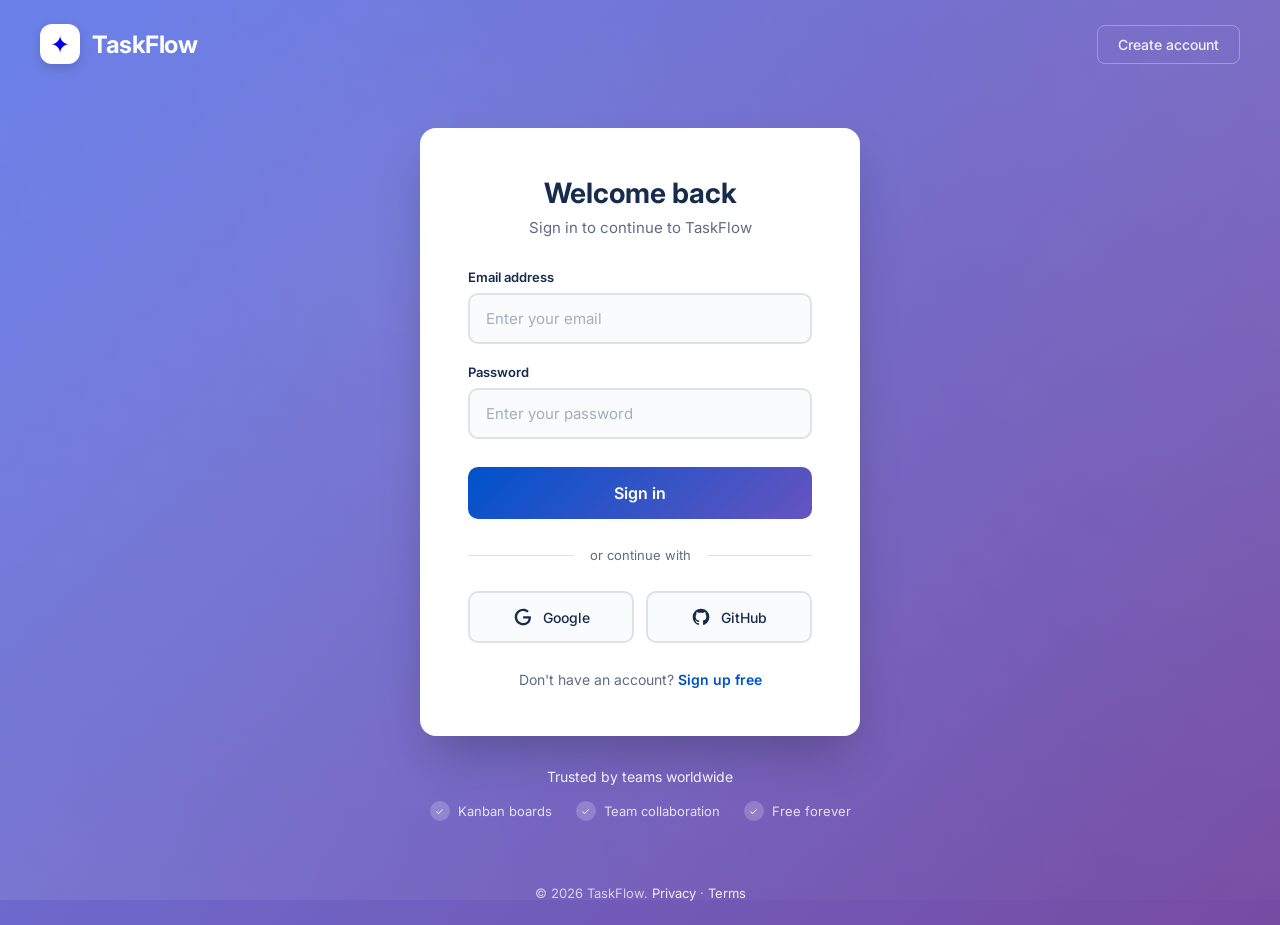
<file: static/login.html>
<!DOCTYPE html>
<html lang="en">
<head>
    <meta charset="UTF-8">
    <meta name="viewport" content="width=device-width, initial-scale=1.0">
    <title>Sign In - TaskFlow</title>
    <link rel="icon" href="data:image/svg+xml,<svg xmlns='http://www.w3.org/2000/svg' viewBox='0 0 100 100'><text y='.9em' font-size='90'>✦</text></svg>">
    <link rel="preconnect" href="https://fonts.googleapis.com">
    <link rel="preconnect" href="https://fonts.gstatic.com" crossorigin>
    <link href="https://fonts.googleapis.com/css2?family=Inter:wght@400;500;600;700&display=swap" rel="stylesheet">
    <style>
        :root {
            --primary: #0052CC;
            --primary-hover: #0747A6;
            --accent: #6554C0;
            --success: #36B37E;
            --error: #DE350B;
            --bg-light: #FAFBFC;
            --bg-card: #FFFFFF;
            --text-primary: #172B4D;
            --text-secondary: #5E6C84;
            --border: #DFE1E6;
            --gradient-start: #0052CC;
            --gradient-end: #6554C0;
        }

        * {
            margin: 0;
            padding: 0;
            box-sizing: border-box;
        }

        body {
            font-family: 'Inter', -apple-system, BlinkMacSystemFont, sans-serif;
            background: linear-gradient(135deg, #667eea 0%, #764ba2 100%);
            min-height: 100vh;
            display: flex;
            flex-direction: column;
        }

        /* Animated background */
        .bg-animation {
            position: fixed;
            top: 0;
            left: 0;
            width: 100%;
            height: 100%;
            overflow: hidden;
            z-index: -1;
        }

        .bg-animation::before {
            content: '';
            position: absolute;
            top: -50%;
            left: -50%;
            width: 200%;
            height: 200%;
            background: 
                radial-gradient(circle at 20% 80%, rgba(255,255,255,0.1) 0%, transparent 50%),
                radial-gradient(circle at 80% 20%, rgba(255,255,255,0.1) 0%, transparent 50%),
                radial-gradient(circle at 40% 40%, rgba(255,255,255,0.05) 0%, transparent 30%);
            animation: float 20s ease-in-out infinite;
        }

        @keyframes float {
            0%, 100% { transform: translate(0, 0) rotate(0deg); }
            25% { transform: translate(2%, 2%) rotate(1deg); }
            50% { transform: translate(0, 4%) rotate(0deg); }
            75% { transform: translate(-2%, 2%) rotate(-1deg); }
        }

        /* Header */
        .header {
            padding: 24px 40px;
            display: flex;
            justify-content: space-between;
            align-items: center;
        }

        .logo {
            display: flex;
            align-items: center;
            gap: 12px;
            text-decoration: none;
        }

        .logo-icon {
            width: 40px;
            height: 40px;
            background: white;
            border-radius: 12px;
            display: flex;
            align-items: center;
            justify-content: center;
            font-size: 24px;
            box-shadow: 0 4px 12px rgba(0,0,0,0.15);
        }

        .logo-text {
            font-size: 24px;
            font-weight: 700;
            color: white;
            letter-spacing: -0.5px;
        }

        .header-link {
            color: rgba(255,255,255,0.9);
            text-decoration: none;
            font-size: 14px;
            font-weight: 500;
            padding: 10px 20px;
            border-radius: 8px;
            border: 1px solid rgba(255,255,255,0.3);
            transition: all 0.2s;
        }

        .header-link:hover {
            background: rgba(255,255,255,0.1);
            border-color: rgba(255,255,255,0.5);
        }

        /* Main content */
        .main {
            flex: 1;
            display: flex;
            align-items: center;
            justify-content: center;
            padding: 40px 20px;
        }

        .auth-container {
            width: 100%;
            max-width: 440px;
        }

        .auth-card {
            background: white;
            border-radius: 16px;
            padding: 48px;
            box-shadow: 0 25px 50px -12px rgba(0,0,0,0.25);
        }

        .auth-header {
            text-align: center;
            margin-bottom: 32px;
        }

        .auth-title {
            font-size: 28px;
            font-weight: 700;
            color: var(--text-primary);
            margin-bottom: 8px;
        }

        .auth-subtitle {
            color: var(--text-secondary);
            font-size: 15px;
        }

        .form-group {
            margin-bottom: 20px;
        }

        .form-label {
            display: block;
            font-size: 13px;
            font-weight: 600;
            color: var(--text-primary);
            margin-bottom: 8px;
        }

        .form-input {
            width: 100%;
            padding: 14px 16px;
            font-size: 15px;
            border: 2px solid var(--border);
            border-radius: 10px;
            transition: all 0.2s;
            font-family: inherit;
            background: var(--bg-light);
        }

        .form-input:focus {
            outline: none;
            border-color: var(--primary);
            background: white;
            box-shadow: 0 0 0 4px rgba(0,82,204,0.1);
        }

        .form-input::placeholder {
            color: #A5ADBA;
        }

        .form-error {
            color: var(--error);
            font-size: 13px;
            margin-top: 6px;
            display: none;
        }

        .form-error.visible {
            display: block;
        }

        .btn-primary {
            width: 100%;
            padding: 16px;
            font-size: 16px;
            font-weight: 600;
            color: white;
            background: linear-gradient(135deg, var(--gradient-start), var(--gradient-end));
            border: none;
            border-radius: 10px;
            cursor: pointer;
            transition: all 0.2s;
            font-family: inherit;
            margin-top: 8px;
        }

        .btn-primary:hover {
            transform: translateY(-2px);
            box-shadow: 0 8px 25px rgba(0,82,204,0.4);
        }

        .btn-primary:active {
            transform: translateY(0);
        }

        .btn-primary:disabled {
            opacity: 0.7;
            cursor: not-allowed;
            transform: none;
        }

        .divider {
            display: flex;
            align-items: center;
            margin: 28px 0;
            color: var(--text-secondary);
            font-size: 13px;
        }

        .divider::before,
        .divider::after {
            content: '';
            flex: 1;
            height: 1px;
            background: var(--border);
        }

        .divider span {
            padding: 0 16px;
        }

        .social-buttons {
            display: grid;
            grid-template-columns: repeat(2, 1fr);
            gap: 12px;
        }

        .btn-social {
            display: flex;
            align-items: center;
            justify-content: center;
            gap: 10px;
            padding: 14px;
            font-size: 14px;
            font-weight: 500;
            color: var(--text-primary);
            background: var(--bg-light);
            border: 2px solid var(--border);
            border-radius: 10px;
            cursor: pointer;
            transition: all 0.2s;
            font-family: inherit;
        }

        .btn-social:hover {
            background: white;
            border-color: var(--primary);
            color: var(--primary);
        }

        .btn-social svg {
            width: 20px;
            height: 20px;
        }

        .auth-footer {
            text-align: center;
            margin-top: 28px;
            color: var(--text-secondary);
            font-size: 14px;
        }

        .auth-footer a {
            color: var(--primary);
            font-weight: 600;
            text-decoration: none;
        }

        .auth-footer a:hover {
            text-decoration: underline;
        }

        /* Toast */
        .toast {
            position: fixed;
            bottom: 24px;
            right: 24px;
            padding: 16px 24px;
            background: var(--text-primary);
            color: white;
            border-radius: 10px;
            font-size: 14px;
            font-weight: 500;
            box-shadow: 0 10px 40px rgba(0,0,0,0.2);
            transform: translateY(100px);
            opacity: 0;
            transition: all 0.3s;
            z-index: 1000;
        }

        .toast.visible {
            transform: translateY(0);
            opacity: 1;
        }

        .toast.error {
            background: var(--error);
        }

        .toast.success {
            background: var(--success);
        }

        /* Features */
        .features {
            margin-top: 32px;
            text-align: center;
        }

        .features-title {
            color: rgba(255,255,255,0.9);
            font-size: 14px;
            margin-bottom: 16px;
        }

        .features-list {
            display: flex;
            justify-content: center;
            gap: 24px;
            flex-wrap: wrap;
        }

        .feature-item {
            display: flex;
            align-items: center;
            gap: 8px;
            color: rgba(255,255,255,0.8);
            font-size: 13px;
        }

        .feature-icon {
            width: 20px;
            height: 20px;
            background: rgba(255,255,255,0.2);
            border-radius: 50%;
            display: flex;
            align-items: center;
            justify-content: center;
            font-size: 10px;
        }

        /* Footer */
        .footer {
            padding: 24px 40px;
            text-align: center;
            color: rgba(255,255,255,0.7);
            font-size: 13px;
        }

        .footer a {
            color: rgba(255,255,255,0.9);
            text-decoration: none;
        }

        @media (max-width: 480px) {
            .header {
                padding: 16px 20px;
            }

            .auth-card {
                padding: 32px 24px;
            }

            .social-buttons {
                grid-template-columns: 1fr;
            }
        }
    </style>
</head>
<body>
    <div class="bg-animation"></div>

    <header class="header">
        <a href="/" class="logo">
            <div class="logo-icon">✦</div>
            <span class="logo-text">TaskFlow</span>
        </a>
        <a href="/register" class="header-link">Create account</a>
    </header>

    <main class="main">
        <div class="auth-container">
            <div class="auth-card">
                <div class="auth-header">
                    <h1 class="auth-title">Welcome back</h1>
                    <p class="auth-subtitle">Sign in to continue to TaskFlow</p>
                </div>

                <form id="loginForm">
                    <div class="form-group">
                        <label class="form-label" for="email">Email address</label>
                        <input type="email" id="email" class="form-input" placeholder="Enter your email" required autocomplete="email">
                        <p class="form-error" id="emailError"></p>
                    </div>

                    <div class="form-group">
                        <label class="form-label" for="password">Password</label>
                        <input type="password" id="password" class="form-input" placeholder="Enter your password" required autocomplete="current-password">
                        <p class="form-error" id="passwordError"></p>
                    </div>

                    <button type="submit" class="btn-primary" id="submitBtn">Sign in</button>
                </form>

                <div class="divider"><span>or continue with</span></div>

                <div class="social-buttons">
                    <button class="btn-social" onclick="showToast('Google login coming soon', 'info')">
                        <svg viewBox="0 0 24 24"><path fill="currentColor" d="M21.35,11.1H12.18V13.83H18.69C18.36,17.64 15.19,19.27 12.19,19.27C8.36,19.27 5,16.25 5,12C5,7.9 8.2,4.73 12.2,4.73C15.29,4.73 17.1,6.7 17.1,6.7L19,4.72C19,4.72 16.56,2 12.1,2C6.42,2 2.03,6.8 2.03,12C2.03,17.05 6.16,22 12.25,22C17.6,22 21.5,18.33 21.5,12.91C21.5,11.76 21.35,11.1 21.35,11.1Z"/></svg>
                        Google
                    </button>
                    <button class="btn-social" onclick="showToast('GitHub login coming soon', 'info')">
                        <svg viewBox="0 0 24 24"><path fill="currentColor" d="M12,2A10,10 0 0,0 2,12C2,16.42 4.87,20.17 8.84,21.5C9.34,21.58 9.5,21.27 9.5,21C9.5,20.77 9.5,20.14 9.5,19.31C6.73,19.91 6.14,17.97 6.14,17.97C5.68,16.81 5.03,16.5 5.03,16.5C4.12,15.88 5.1,15.9 5.1,15.9C6.1,15.97 6.63,16.93 6.63,16.93C7.5,18.45 8.97,18 9.54,17.76C9.63,17.11 9.89,16.67 10.17,16.42C7.95,16.17 5.62,15.31 5.62,11.5C5.62,10.39 6,9.5 6.65,8.79C6.55,8.54 6.2,7.5 6.75,6.15C6.75,6.15 7.59,5.88 9.5,7.17C10.29,6.95 11.15,6.84 12,6.84C12.85,6.84 13.71,6.95 14.5,7.17C16.41,5.88 17.25,6.15 17.25,6.15C17.8,7.5 17.45,8.54 17.35,8.79C18,9.5 18.38,10.39 18.38,11.5C18.38,15.32 16.04,16.16 13.81,16.41C14.17,16.72 14.5,17.33 14.5,18.26C14.5,19.6 14.5,20.68 14.5,21C14.5,21.27 14.66,21.59 15.17,21.5C19.14,20.16 22,16.42 22,12A10,10 0 0,0 12,2Z"/></svg>
                        GitHub
                    </button>
                </div>

                <p class="auth-footer">
                    Don't have an account? <a href="/register">Sign up free</a>
                </p>
            </div>

            <div class="features">
                <p class="features-title">Trusted by teams worldwide</p>
                <div class="features-list">
                    <div class="feature-item">
                        <div class="feature-icon">✓</div>
                        Kanban boards
                    </div>
                    <div class="feature-item">
                        <div class="feature-icon">✓</div>
                        Team collaboration
                    </div>
                    <div class="feature-item">
                        <div class="feature-icon">✓</div>
                        Free forever
                    </div>
                </div>
            </div>
        </div>
    </main>

    <footer class="footer">
        © 2026 TaskFlow. <a href="#">Privacy</a> · <a href="#">Terms</a>
    </footer>

    <div class="toast" id="toast"></div>

    <script>
        const form = document.getElementById('loginForm');
        const submitBtn = document.getElementById('submitBtn');
        const toast = document.getElementById('toast');

        function showToast(message, type = 'info') {
            toast.textContent = message;
            toast.className = `toast visible ${type}`;
            setTimeout(() => {
                toast.classList.remove('visible');
            }, 4000);
        }

        form.addEventListener('submit', async (e) => {
            e.preventDefault();
            submitBtn.disabled = true;
            submitBtn.textContent = 'Signing in...';

            const email = document.getElementById('email').value;
            const password = document.getElementById('password').value;

            try {
                const response = await fetch('/api/auth/login', {
                    method: 'POST',
                    headers: { 'Content-Type': 'application/json' },
                    body: JSON.stringify({ email, password })
                });

                const data = await response.json();

                if (response.ok) {
                    showToast('Welcome back! Redirecting...', 'success');
                    setTimeout(() => {
                        window.location.href = '/';
                    }, 1000);
                } else {
                    showToast(data.detail || 'Login failed', 'error');
                }
            } catch (error) {
                showToast('Connection error', 'error');
            } finally {
                submitBtn.disabled = false;
                submitBtn.textContent = 'Sign in';
            }
        });
    </script>
</body>
</html>
</file>
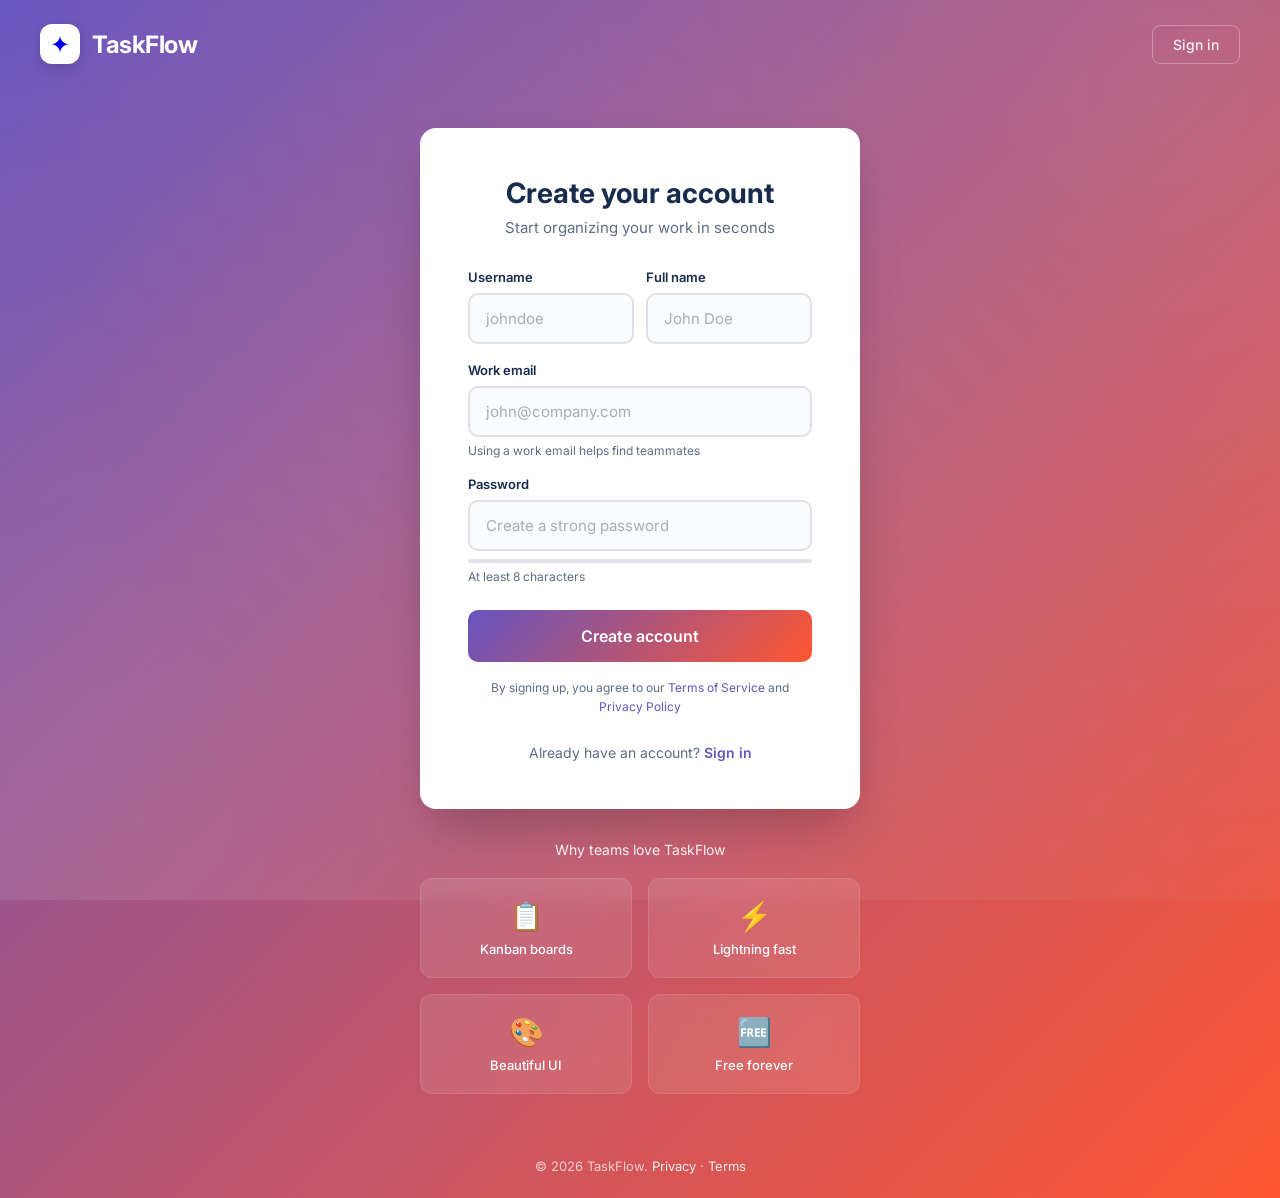
<file: static/register.html>
<!DOCTYPE html>
<html lang="en">
<head>
    <meta charset="UTF-8">
    <meta name="viewport" content="width=device-width, initial-scale=1.0">
    <title>Create Account - TaskFlow</title>
    <link rel="icon" href="data:image/svg+xml,<svg xmlns='http://www.w3.org/2000/svg' viewBox='0 0 100 100'><text y='.9em' font-size='90'>✦</text></svg>">
    <link rel="preconnect" href="https://fonts.googleapis.com">
    <link rel="preconnect" href="https://fonts.gstatic.com" crossorigin>
    <link href="https://fonts.googleapis.com/css2?family=Inter:wght@400;500;600;700&display=swap" rel="stylesheet">
    <style>
        :root {
            --primary: #0052CC;
            --primary-hover: #0747A6;
            --accent: #6554C0;
            --success: #36B37E;
            --error: #DE350B;
            --bg-light: #FAFBFC;
            --bg-card: #FFFFFF;
            --text-primary: #172B4D;
            --text-secondary: #5E6C84;
            --border: #DFE1E6;
            --gradient-start: #6554C0;
            --gradient-end: #FF5630;
        }

        * {
            margin: 0;
            padding: 0;
            box-sizing: border-box;
        }

        body {
            font-family: 'Inter', -apple-system, BlinkMacSystemFont, sans-serif;
            background: linear-gradient(135deg, #6554C0 0%, #FF5630 100%);
            min-height: 100vh;
            display: flex;
            flex-direction: column;
        }

        /* Animated background */
        .bg-animation {
            position: fixed;
            top: 0;
            left: 0;
            width: 100%;
            height: 100%;
            overflow: hidden;
            z-index: -1;
        }

        .bg-animation::before {
            content: '';
            position: absolute;
            top: -50%;
            left: -50%;
            width: 200%;
            height: 200%;
            background: 
                radial-gradient(circle at 30% 70%, rgba(255,255,255,0.1) 0%, transparent 50%),
                radial-gradient(circle at 70% 30%, rgba(255,255,255,0.1) 0%, transparent 50%);
            animation: float 15s ease-in-out infinite;
        }

        @keyframes float {
            0%, 100% { transform: translate(0, 0) rotate(0deg); }
            33% { transform: translate(2%, -2%) rotate(1deg); }
            66% { transform: translate(-1%, 3%) rotate(-1deg); }
        }

        /* Header */
        .header {
            padding: 24px 40px;
            display: flex;
            justify-content: space-between;
            align-items: center;
        }

        .logo {
            display: flex;
            align-items: center;
            gap: 12px;
            text-decoration: none;
        }

        .logo-icon {
            width: 40px;
            height: 40px;
            background: white;
            border-radius: 12px;
            display: flex;
            align-items: center;
            justify-content: center;
            font-size: 24px;
            box-shadow: 0 4px 12px rgba(0,0,0,0.15);
        }

        .logo-text {
            font-size: 24px;
            font-weight: 700;
            color: white;
            letter-spacing: -0.5px;
        }

        .header-link {
            color: rgba(255,255,255,0.9);
            text-decoration: none;
            font-size: 14px;
            font-weight: 500;
            padding: 10px 20px;
            border-radius: 8px;
            border: 1px solid rgba(255,255,255,0.3);
            transition: all 0.2s;
        }

        .header-link:hover {
            background: rgba(255,255,255,0.1);
            border-color: rgba(255,255,255,0.5);
        }

        /* Main content */
        .main {
            flex: 1;
            display: flex;
            align-items: center;
            justify-content: center;
            padding: 40px 20px;
        }

        .auth-container {
            width: 100%;
            max-width: 440px;
        }

        .auth-card {
            background: white;
            border-radius: 16px;
            padding: 48px;
            box-shadow: 0 25px 50px -12px rgba(0,0,0,0.25);
        }

        .auth-header {
            text-align: center;
            margin-bottom: 32px;
        }

        .auth-title {
            font-size: 28px;
            font-weight: 700;
            color: var(--text-primary);
            margin-bottom: 8px;
        }

        .auth-subtitle {
            color: var(--text-secondary);
            font-size: 15px;
        }

        .form-row {
            display: grid;
            grid-template-columns: 1fr 1fr;
            gap: 12px;
        }

        .form-group {
            margin-bottom: 18px;
        }

        .form-label {
            display: block;
            font-size: 13px;
            font-weight: 600;
            color: var(--text-primary);
            margin-bottom: 8px;
        }

        .form-input {
            width: 100%;
            padding: 14px 16px;
            font-size: 15px;
            border: 2px solid var(--border);
            border-radius: 10px;
            transition: all 0.2s;
            font-family: inherit;
            background: var(--bg-light);
        }

        .form-input:focus {
            outline: none;
            border-color: var(--accent);
            background: white;
            box-shadow: 0 0 0 4px rgba(101,84,192,0.1);
        }

        .form-input::placeholder {
            color: #A5ADBA;
        }

        .form-hint {
            font-size: 12px;
            color: var(--text-secondary);
            margin-top: 6px;
        }

        .form-error {
            color: var(--error);
            font-size: 13px;
            margin-top: 6px;
            display: none;
        }

        .form-error.visible {
            display: block;
        }

        .password-strength {
            height: 4px;
            background: var(--border);
            border-radius: 2px;
            margin-top: 8px;
            overflow: hidden;
        }

        .password-strength-bar {
            height: 100%;
            width: 0;
            border-radius: 2px;
            transition: all 0.3s;
        }

        .password-strength-bar.weak { width: 33%; background: var(--error); }
        .password-strength-bar.medium { width: 66%; background: #FFAB00; }
        .password-strength-bar.strong { width: 100%; background: var(--success); }

        .btn-primary {
            width: 100%;
            padding: 16px;
            font-size: 16px;
            font-weight: 600;
            color: white;
            background: linear-gradient(135deg, var(--gradient-start), var(--gradient-end));
            border: none;
            border-radius: 10px;
            cursor: pointer;
            transition: all 0.2s;
            font-family: inherit;
            margin-top: 8px;
        }

        .btn-primary:hover {
            transform: translateY(-2px);
            box-shadow: 0 8px 25px rgba(101,84,192,0.4);
        }

        .btn-primary:active {
            transform: translateY(0);
        }

        .btn-primary:disabled {
            opacity: 0.7;
            cursor: not-allowed;
            transform: none;
        }

        .terms {
            font-size: 12px;
            color: var(--text-secondary);
            text-align: center;
            margin-top: 16px;
            line-height: 1.6;
        }

        .terms a {
            color: var(--accent);
            text-decoration: none;
        }

        .terms a:hover {
            text-decoration: underline;
        }

        .auth-footer {
            text-align: center;
            margin-top: 28px;
            color: var(--text-secondary);
            font-size: 14px;
        }

        .auth-footer a {
            color: var(--accent);
            font-weight: 600;
            text-decoration: none;
        }

        .auth-footer a:hover {
            text-decoration: underline;
        }

        /* Toast */
        .toast {
            position: fixed;
            bottom: 24px;
            right: 24px;
            padding: 16px 24px;
            background: var(--text-primary);
            color: white;
            border-radius: 10px;
            font-size: 14px;
            font-weight: 500;
            box-shadow: 0 10px 40px rgba(0,0,0,0.2);
            transform: translateY(100px);
            opacity: 0;
            transition: all 0.3s;
            z-index: 1000;
        }

        .toast.visible {
            transform: translateY(0);
            opacity: 1;
        }

        .toast.error {
            background: var(--error);
        }

        .toast.success {
            background: var(--success);
        }

        /* Benefits */
        .benefits {
            margin-top: 32px;
            text-align: center;
        }

        .benefits-title {
            color: rgba(255,255,255,0.9);
            font-size: 14px;
            margin-bottom: 20px;
        }

        .benefits-grid {
            display: grid;
            grid-template-columns: repeat(2, 1fr);
            gap: 16px;
        }

        .benefit-card {
            background: rgba(255,255,255,0.1);
            border-radius: 12px;
            padding: 20px 16px;
            backdrop-filter: blur(10px);
            border: 1px solid rgba(255,255,255,0.1);
        }

        .benefit-icon {
            font-size: 28px;
            margin-bottom: 8px;
        }

        .benefit-text {
            color: white;
            font-size: 13px;
            font-weight: 500;
        }

        /* Footer */
        .footer {
            padding: 24px 40px;
            text-align: center;
            color: rgba(255,255,255,0.7);
            font-size: 13px;
        }

        .footer a {
            color: rgba(255,255,255,0.9);
            text-decoration: none;
        }

        @media (max-width: 480px) {
            .header {
                padding: 16px 20px;
            }

            .auth-card {
                padding: 32px 24px;
            }

            .form-row {
                grid-template-columns: 1fr;
            }

            .benefits-grid {
                grid-template-columns: 1fr;
            }
        }
    </style>
</head>
<body>
    <div class="bg-animation"></div>

    <header class="header">
        <a href="/" class="logo">
            <div class="logo-icon">✦</div>
            <span class="logo-text">TaskFlow</span>
        </a>
        <a href="/login" class="header-link">Sign in</a>
    </header>

    <main class="main">
        <div class="auth-container">
            <div class="auth-card">
                <div class="auth-header">
                    <h1 class="auth-title">Create your account</h1>
                    <p class="auth-subtitle">Start organizing your work in seconds</p>
                </div>

                <form id="registerForm">
                    <div class="form-row">
                        <div class="form-group">
                            <label class="form-label" for="username">Username</label>
                            <input type="text" id="username" class="form-input" placeholder="johndoe" required autocomplete="username" pattern="[a-zA-Z0-9_]+">
                        </div>
                        <div class="form-group">
                            <label class="form-label" for="fullName">Full name</label>
                            <input type="text" id="fullName" class="form-input" placeholder="John Doe" autocomplete="name">
                        </div>
                    </div>

                    <div class="form-group">
                        <label class="form-label" for="email">Work email</label>
                        <input type="email" id="email" class="form-input" placeholder="john@company.com" required autocomplete="email">
                        <p class="form-hint">Using a work email helps find teammates</p>
                    </div>

                    <div class="form-group">
                        <label class="form-label" for="password">Password</label>
                        <input type="password" id="password" class="form-input" placeholder="Create a strong password" required autocomplete="new-password" minlength="8">
                        <div class="password-strength">
                            <div class="password-strength-bar" id="strengthBar"></div>
                        </div>
                        <p class="form-hint">At least 8 characters</p>
                    </div>

                    <button type="submit" class="btn-primary" id="submitBtn">Create account</button>

                    <p class="terms">
                        By signing up, you agree to our <a href="#">Terms of Service</a> and <a href="#">Privacy Policy</a>
                    </p>
                </form>

                <p class="auth-footer">
                    Already have an account? <a href="/login">Sign in</a>
                </p>
            </div>

            <div class="benefits">
                <p class="benefits-title">Why teams love TaskFlow</p>
                <div class="benefits-grid">
                    <div class="benefit-card">
                        <div class="benefit-icon">📋</div>
                        <div class="benefit-text">Kanban boards</div>
                    </div>
                    <div class="benefit-card">
                        <div class="benefit-icon">⚡</div>
                        <div class="benefit-text">Lightning fast</div>
                    </div>
                    <div class="benefit-card">
                        <div class="benefit-icon">🎨</div>
                        <div class="benefit-text">Beautiful UI</div>
                    </div>
                    <div class="benefit-card">
                        <div class="benefit-icon">🆓</div>
                        <div class="benefit-text">Free forever</div>
                    </div>
                </div>
            </div>
        </div>
    </main>

    <footer class="footer">
        © 2026 TaskFlow. <a href="#">Privacy</a> · <a href="#">Terms</a>
    </footer>

    <div class="toast" id="toast"></div>

    <script>
        const form = document.getElementById('registerForm');
        const submitBtn = document.getElementById('submitBtn');
        const toast = document.getElementById('toast');
        const passwordInput = document.getElementById('password');
        const strengthBar = document.getElementById('strengthBar');

        function showToast(message, type = 'info') {
            toast.textContent = message;
            toast.className = `toast visible ${type}`;
            setTimeout(() => {
                toast.classList.remove('visible');
            }, 4000);
        }

        // Password strength checker
        passwordInput.addEventListener('input', (e) => {
            const password = e.target.value;
            let strength = 0;
            
            if (password.length >= 8) strength++;
            if (/[A-Z]/.test(password)) strength++;
            if (/[0-9]/.test(password)) strength++;
            if (/[^A-Za-z0-9]/.test(password)) strength++;

            strengthBar.className = 'password-strength-bar';
            if (password.length > 0) {
                if (strength <= 1) strengthBar.classList.add('weak');
                else if (strength <= 2) strengthBar.classList.add('medium');
                else strengthBar.classList.add('strong');
            }
        });

        form.addEventListener('submit', async (e) => {
            e.preventDefault();
            submitBtn.disabled = true;
            submitBtn.textContent = 'Creating account...';

            const username = document.getElementById('username').value;
            const fullName = document.getElementById('fullName').value;
            const email = document.getElementById('email').value;
            const password = document.getElementById('password').value;

            try {
                const response = await fetch('/api/auth/register', {
                    method: 'POST',
                    headers: { 'Content-Type': 'application/json' },
                    body: JSON.stringify({ 
                        username, 
                        full_name: fullName,
                        email, 
                        password 
                    })
                });

                const data = await response.json();

                if (response.ok) {
                    showToast('Account created! Redirecting...', 'success');
                    setTimeout(() => {
                        window.location.href = '/';
                    }, 1000);
                } else {
                    showToast(data.detail || 'Registration failed', 'error');
                }
            } catch (error) {
                showToast('Connection error', 'error');
            } finally {
                submitBtn.disabled = false;
                submitBtn.textContent = 'Create account';
            }
        });
    </script>
</body>
</html>
</file>
